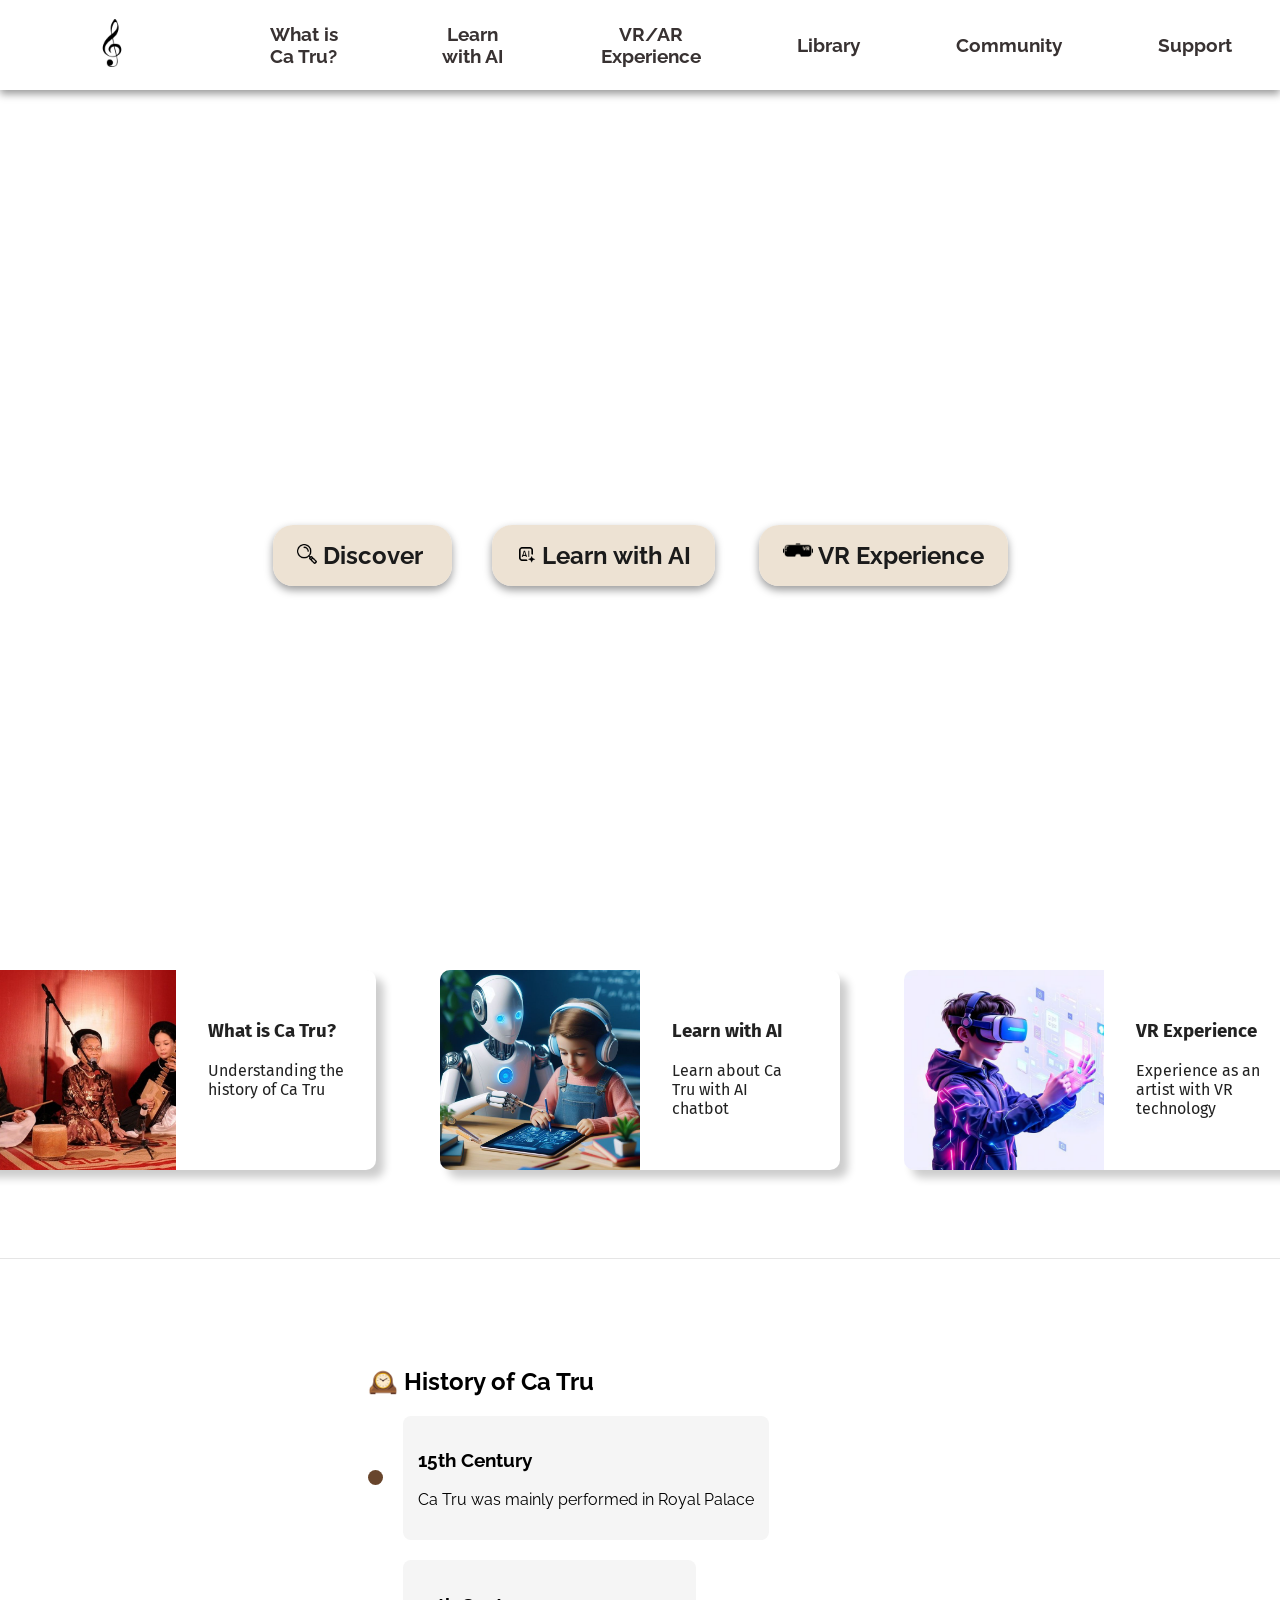
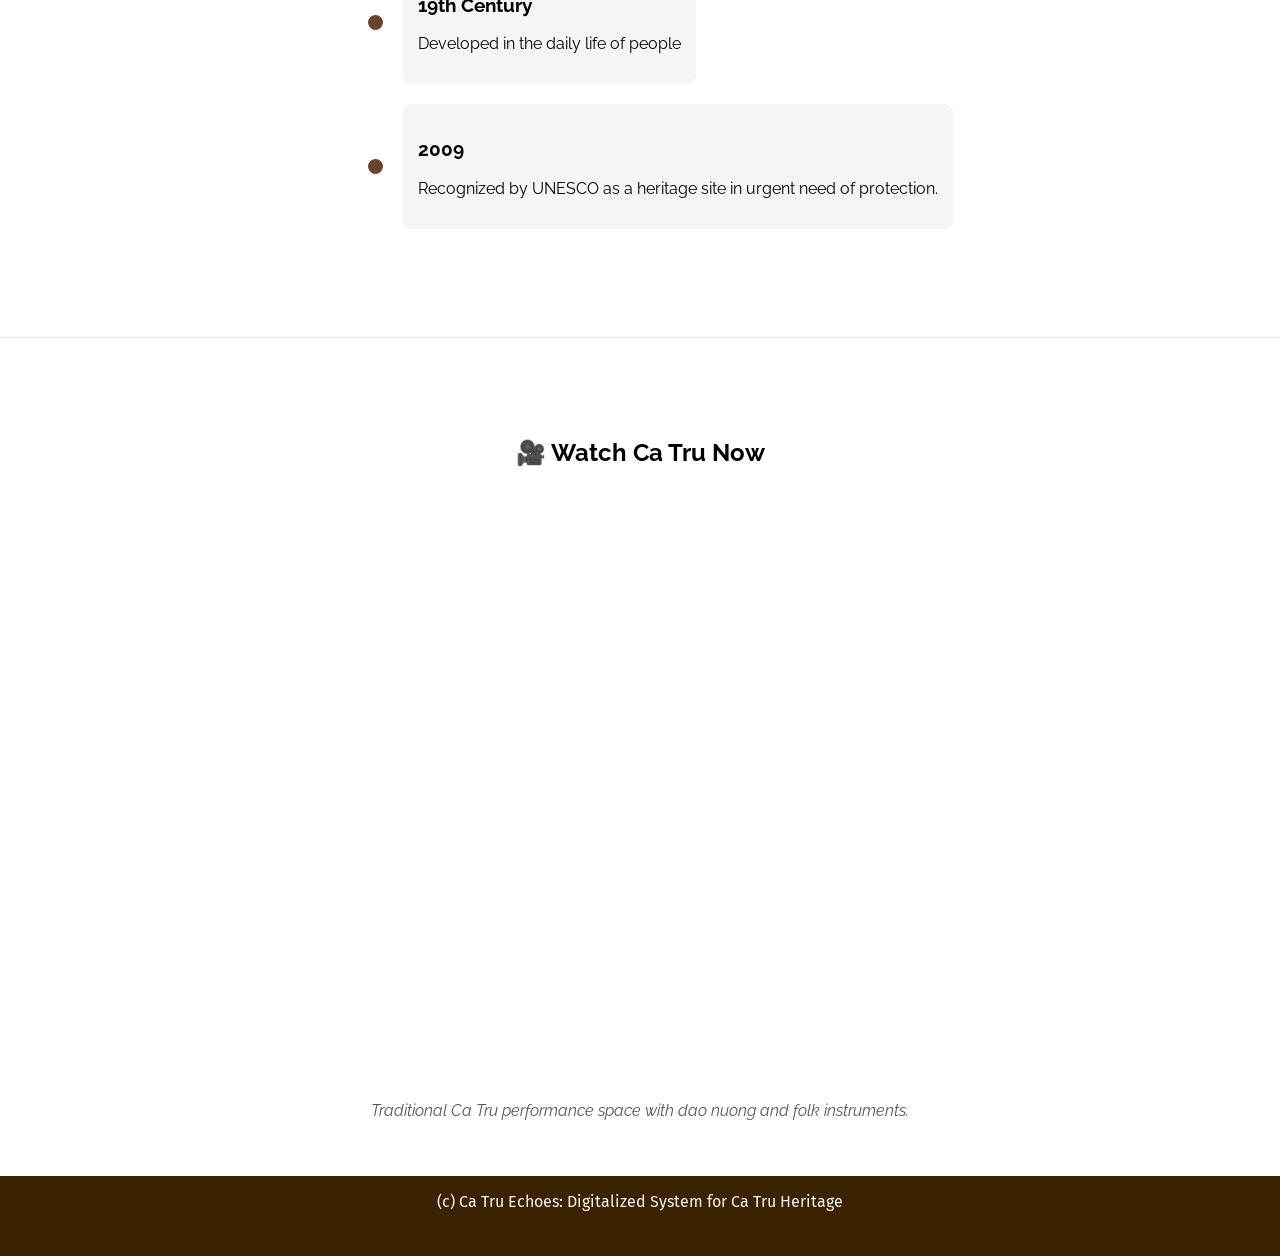
<file: index.html>
<!DOCTYPE html>
<html lang="en">
<head>
    <meta charset="UTF-8">
    <meta http-equiv="X-UA-Compatible" content="IE=edge">
    <meta name="viewport" content="width=device-width, initial-scale=1.0">
    <title>Ca Tru Echoes</title>
    <link rel="icon" sizes="32x32" href="folk-music.png">
    <link rel="stylesheet" href="style.css">
    <script src="types.js" defer></script>
    <link rel="preconnect" href="https://fonts.googleapis.com">
    <link rel="preconnect" href="https://fonts.gstatic.com" crossorigin>
    <link href="https://fonts.googleapis.com/css2?family=Calligraffitti&family=Fira+Sans&family=Oleo+Script&family=Raleway&family=Righteous&family=Roboto:wght@900&display=swap" rel="stylesheet">
    <link href="https://fonts.googleapis.com/css2?family=Montserrat+Alternates:wght@700&family=Open+Sans:wght@400;700&display=swap" rel="stylesheet">
</head>
<body>
    <header>
        <nav>
            <ul>
                <li>
                    <a href="index.html">
                        <img class="menu-button" src="g-clef-musical-note.png" alt="menu">
                    </a>
                </li>
                <li>
                    <a href="" id="Definition">What is Ca Tru?</a>
                </li>
                <li>
                    <a id="AI" href="learnwithAI.html">Learn with AI</a>
                </li>
                <li>
                    <a id="VR" href="VR.html">VR/AR Experience</a>
                </li>
                <li>
                    <a id="archirve" href="">Library</a>
                </li>
                <li>
                    <a id="community" href="">Community</a>
                </li>
                <li>
                    <a id="support" href="">Support</a>
                </li>
            </ul>
        </nav>
        <div class="discover">
            <div class="quote">
                <h1>
                    Bring Ca Tru to the Young Generation
                </h1>
                <p>
                    Blending AI and VR in Education
                </p>
            </div>
            <div class="discover-content">
                <a href="">
                    <img class="icon-discover" src="magnifying-glass.png" alt="discover-glass">
                    Discover
                </a>
                <a href="learnwithAI.html">
                    <img class="icon-discover" src="generative.png" alt="learn">
                    Learn with AI</a>
                <a href="VR.html">
                    <img width="30px" height="28px" src="vr-glasses.png" alt="vr">
                    VR Experience</a>
            </div>
        </div>  
    </header>
    <main>
        <div class="types">
                <ul>
                    <li>
                        <img src="def.jpg" alt="">
                        <a href="learnwithAI.html">
                            <div class="types-content">
                                <h3>What is Ca Tru?</h3>
                                <p>Understanding the history of Ca Tru</p>
                            </div>
                        </a>
                    </li>
                    <li>
                        <img src="learnAI.jpg" alt="">
                        <a href="learnwithAI.html"> 
                            <div class="types-content">
                                <h3>Learn with AI</h3>
                                <p>Learn about Ca Tru with AI chatbot</p>
                            </div>
                        </a>
                    </li>
                    <li>
                        <img src="vrtech.jpg" alt="">
                        <a href="VR.html">
                            <div class="types-content">
                                <h3>VR Experience</h3>
                                <p>Experience as an artist with VR technology </p>
                            </div>
                        </a>
                    </li>
                </ul>
        </div>
        </main>
        <hr class="divider">
    <section class="timeline">
        <h2>🕰️ History of Ca Tru</h2>

        <div class="timeline-item">
            <div class="circle"></div>
            <div class="content">
            <h3>15th Century</h3>
            <p>Ca Tru was mainly performed in Royal Palace</p>
            </div>
        </div>

        <div class="timeline-item">
            <div class="circle"></div>
            <div class="content">
            <h3>19th Century</h3>
            <p>Developed in the daily life of people</p>
            </div>
        </div>

        <div class="timeline-item">
            <div class="circle"></div>
            <div class="content">
            <h3>2009</h3>
            <p>Recognized by UNESCO as a heritage site in urgent need of protection.</p>
            </div>
        </div>
    </section>
    <hr class="divider">
    <section class="video-section">
    <h2>🎥 Watch Ca Tru Now</h2>

        <div class="video-container">
                <iframe width="70%" height="600px" src="https://www.youtube.com/embed/I1dJXwSYYEY?si=-gJkKLMMSn9JrvvJ" 
                title="YouTube video player" frameborder="0" allow="accelerometer; autoplay; 
                clipboard-write; encrypted-media; gyroscope; picture-in-picture; web-share" 
                referrerpolicy="strict-origin-when-cross-origin" allowfullscreen></iframe>
        </div>

        <p class="video-caption">
            Traditional Ca Tru performance space with dao nuong and folk instruments.
        </p>
    </section>
    <footer>
        <p>(c) Ca Tru Echoes: Digitalized System for Ca Tru Heritage</p>
    </footer>
</body>
</html>
</file>
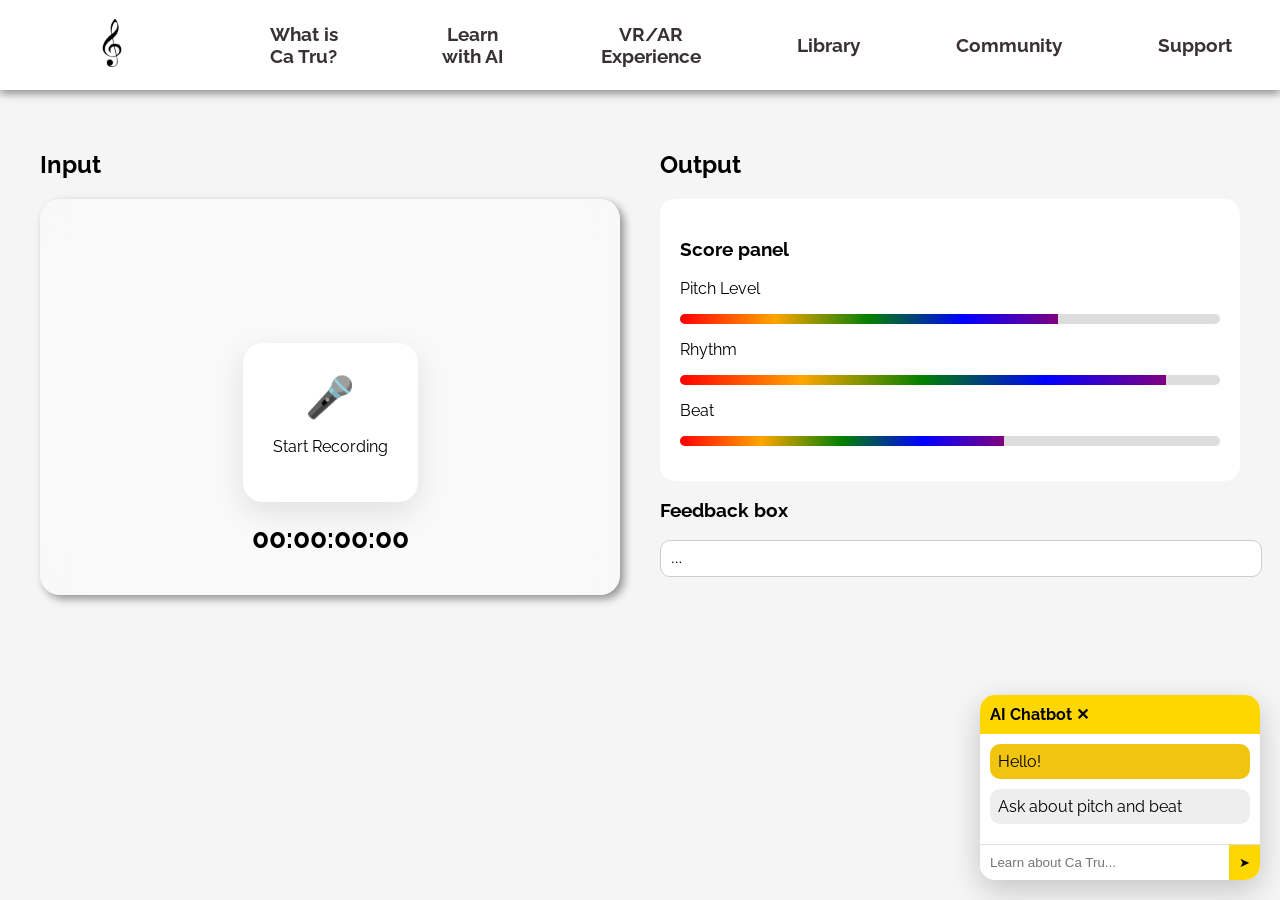
<file: learnwithAI.html>
<!DOCTYPE html>
<html lang="en">
<head>
    <meta charset="UTF-8">
    <meta http-equiv="X-UA-Compatible" content="IE=edge">
    <meta name="viewport" content="width=device-width, initial-scale=1.0">
    <title>Learn with AI</title>
    <link rel="icon" sizes="32x32" href="folk-music.png">
    <link rel="stylesheet" href="style.css">
    <link rel="stylesheet" href="learnwithAI.css">
    <script src="types.js" defer></script>
    <link rel="preconnect" href="https://fonts.googleapis.com">
    <link rel="preconnect" href="https://fonts.gstatic.com" crossorigin>
    <link href="https://fonts.googleapis.com/css2?family=Calligraffitti&family=Fira+Sans&family=Oleo+Script&family=Raleway&family=Righteous&family=Roboto:wght@900&display=swap" rel="stylesheet">
    <link href="https://fonts.googleapis.com/css2?family=Montserrat+Alternates:wght@700&family=Open+Sans:wght@400;700&display=swap" rel="stylesheet">
</head>
<body>
    <header>
        <nav>
            <ul>
                <li>
                    <a href="index.html">
                        <img class="menu-button" src="g-clef-musical-note.png" alt="menu">
                    </a>
                </li>
                <li>
                    <a href="" id="Definition">What is Ca Tru?</a>
                </li>
                <li>
                    <a id="AI" href="learnwithAI.html">Learn with AI</a>
                </li>
                <li>
                    <a id="VR" href="VR.html">VR/AR Experience</a>
                </li>
                <li>
                    <a id="archirve" href="">Library</a>
                </li>
                <li>
                    <a id="community" href="">Community</a>
                </li>
                <li>
                    <a id="support" href="">Support</a>
                </li>
            </ul>
        </nav>
    </header>
    <div class="container">
        <!-- LEFT -->
        <div class="left">
            <h2>Input</h2>
            <div class="input-card">
                <canvas id="waveCanvas"></canvas>
                <div class="record-box" onclick="toggleRecording()" id="recordBox">
                <div class="mic">🎤</div>
                    <p id="recordText">Start Recording</p>
                </div>
            <div class="timer" id="timer">00:00:00:00</div>
        </div>
    </div>
         <!-- RIGHT -->
        <div class="right">
            <h2>Output</h2>
                <div class="score-panel">
                    <h3>Score panel</h3>
                <div class="item">
                    <p>Pitch Level</p>
                <div class="bar"><div class="fill w70"></div></div>
        </div>
        <div class="item">
            <p>Rhythm</p>
            <div class="bar">
                <div class="fill w90">
                </div>
            </div>
        </div>
        <div class="item">
            <p>Beat</p>
            <div class="bar"><div class="fill w60"></div></div>
            </div>
        </div>
        <div class="feedback">
            <h3>Feedback box</h3>
            <input value="...">
        </div>
    </div>
    </div>
    <!-- CHATBOT -->
    <div class="chatbot">
        <div class="chat-header">AI Chatbot ✕</div>
        <div class="chat-body">
        <div class="msg user">Hello!</div>
        <div class="msg bot">Ask about pitch and beat</div>
    </div>
    <div class="chat-input">
        <input placeholder="Learn about Ca Tru...">
        <button>➤</button>
    </div>
    </div>
</body>
</file>
<file: style.css>
*{
    scroll-behavior: smooth;
}
body {
    margin: 0;
}
header {
    width: 100%;
    position: relative;
    box-shadow: none;
}
nav {
    width: 100%;
    font-family: 'Raleway';
    font-weight: bold;
    font-size: 1.2rem;
    text-align: center;
    background-color: rgb(255, 255, 255);
    box-shadow: 0px 4px 8px rgba(0, 0, 0, 0.4);;
}
nav ul {
    margin: 0;
    list-style: none;
    display: flex;
    flex-direction: row;
    justify-content: center;
    align-items: center;
}
nav ul li {
    display: flex;
    padding: 1.2rem 3rem;
    align-items: center;
}
nav ul li a{
    color: rgb(56, 50, 50);
    text-decoration: none;
}
nav ul li a:hover {
    color: rgb(58, 33, 0);
    text-decoration: underline;
}
.menu-button {
    width: 3rem;
    height: auto;
    padding-right: 2rem;
}
.quote {
    padding-top: 15rem;
    align-items: center;
    text-align: center;
    font-family: 'Raleway';
    font-size: 1.5rem;
    font-weight: bolder;
    color: white;
}
.quote p {
    padding-bottom: 2rem;
}
.discover {
    position: relative;
    overflow: hidden;
}
.discover::before {
    content: "";
    position: absolute;
    inset: 0;
    background: url(https://static.vinwonders.com/production/Ca-Tru-Singing-1536x990.jpg) no-repeat center/cover;
    filter: blur(3.5px);
    z-index: -1;
}
.discover-content{
    align-items: center;
    text-align: center;
    margin: 0;
    padding-bottom: 20rem;
}
.discover-content a{
    margin: 20px;
    text-decoration: none;
    font-family: 'Raleway';
    font-size: 1.5rem;
    font-weight: bolder;
    padding: 1rem;
    padding-left: 1.5rem;
    padding-right: 1.5rem;
    color: rgb(27, 27, 27);
    background-color: rgba(233, 219, 201, 0.8);
    border-radius: 20px;
    box-shadow: 0px 4px 8px rgba(0, 0, 0, 0.4);
    transition: background-color ease-out 0.4s 0.2s;
}
.discover-content a:hover{
    background-color: rgb(255, 208, 66);
}
.icon-discover {
    width: 20px;
    height: 20px;
}
.types {
    display: flex;
    flex-direction: column;
    align-items: center;
    margin: 2rem;
    font-family: 'Fira Sans';
}
.types h2 {
    font-size: 2rem;
    font-family: 'Raleway';
    text-transform: uppercase;
    padding: 0.5rem;
}
.types li a {
    padding: 1rem;
    text-decoration: none;
    color: rgb(34, 34, 34);
    overflow: hidden;
}
.types img {
    width: 50%;
    height: auto;
    object-fit: cover;
}
.types ul {
    margin: 1rem;
    padding: 0;
    list-style: none;
    display: flex;
    grid-template-columns: 0.5fr 1fr 1fr;
}
.types li {
    margin: 2rem;
    width: 25rem;
    display: flex;
    flex-direction: row;
    border-radius: 10px;
    background-color: white;
    box-shadow: 8px 8px 8px rgba(0, 0, 0, 0.2);
    transition: transform 0.25s ease-out 0.08s;
    overflow: hidden;
    text-align: left;
}
.types li:hover {
    transform: scale(1.05);
}
.types-content {
    padding: 1rem;
}
.video-section {
  padding: 40px;
  text-align: center;
  font-family: 'Raleway';
}

.video-caption {
  margin-top: 10px;
  font-style: italic;
  color: #555;
}
.divider {
  border: none;
  height: 1px;
  background: rgba(0, 0, 0, 0.1);
  margin: 40px 0;
}
.timeline {
    padding: 3rem;
    position: relative;
    margin-left: 20rem;
    align-items: center;
    font-family: 'Raleway';
}

.timeline-item {
    display: flex;
    align-items: center;
    margin-bottom: 20px;
    font-family: 'Raleway';
}

.circle {
    width: 15px;
    height: 15px;
    background: rgba(73, 31, 1, 0.83);
    border-radius: 50%;
    margin-right: 20px;
}

.content {
    background: #f5f5f5;
    padding: 15px;
    border-radius: 8px;
}
footer {
    height: 5rem;
    width: 100%;
    background-color: rgb(58, 34, 2);
    color: rgb(245, 245, 245);
    font-size: 1rem;
    font-family: 'Fira Sans';
    text-align: center;
    position: absolute;
}
</file>
<file: learnwithAI.css>
body {
  font-family: 'Raleway';
  background: #f5f5f5;
  margin: 0;
}

.container {
  display: flex;
  padding: 40px;
  gap: 40px;
}

.left, .right {
  flex: 1;
}

/* Input card */
.input-card {
  background: rgba(255, 255, 255, 0.4);
  box-shadow: 4px 4px 8px rgba(0, 0, 0, 0.4);
  backdrop-filter: blur(20px);
  border-radius: 20px;
  padding: 40px;
  text-align: center;
}

/* Wave canvas */
#waveCanvas {
  width: 100%;
  height: 100px;
  border-radius: 10px;
}

/* Record box */
.record-box {
  background: white;
  padding: 30px;
  border-radius: 20px;
  box-shadow: 0 10px 30px rgba(0,0,0,0.1);
  display: inline-block;
  cursor: pointer;
  transition: 0.3s;
}

.record-box.recording {
  box-shadow: 0 0 25px red;
}

/* Mic */
.mic {
  font-size: 40px;
}

/* Timer */
.timer {
  margin-top: 20px;
  font-size: 28px;
  font-weight: bold;
}

/* Score panel */
.score-panel {
  background: white;
  padding: 20px;
  border-radius: 15px;
}

.bar {
  height: 10px;
  background: #ddd;
  border-radius: 10px;
  overflow: hidden;
  margin-bottom: 15px;
}

.fill {
  height: 100%;
  background: linear-gradient(to right, red, orange, green, blue, purple);
}

.w70 { width: 70%; }
.w90 { width: 90%; }
.w60 { width: 60%; }

/* Feedback */
.feedback input {
  width: 100%;
  padding: 10px;
  border-radius: 10px;
  border: 1px solid #ccc;
}

/* Chatbot */
.chatbot {
  position: fixed;
  bottom: 20px;
  right: 20px;
  width: 280px;
  background: white;
  border-radius: 15px;
  box-shadow: 0 10px 30px rgba(0,0,0,0.2);
  overflow: hidden;
}

.chat-header {
  background: gold;
  padding: 10px;
  font-weight: bold;
}

.chat-body {
  padding: 10px;
}

.msg {
  padding: 8px;
  border-radius: 10px;
  margin-bottom: 10px;
}

.user {
  background: #f1c40f;
}

.bot {
  background: #eee;
}

.chat-input {
  display: flex;
  border-top: 1px solid #ddd;
}

.chat-input input {
  flex: 1;
  border: none;
  padding: 10px;
}

.chat-input button {
  border: none;
  background: gold;
  padding: 10px;
}
</file>
